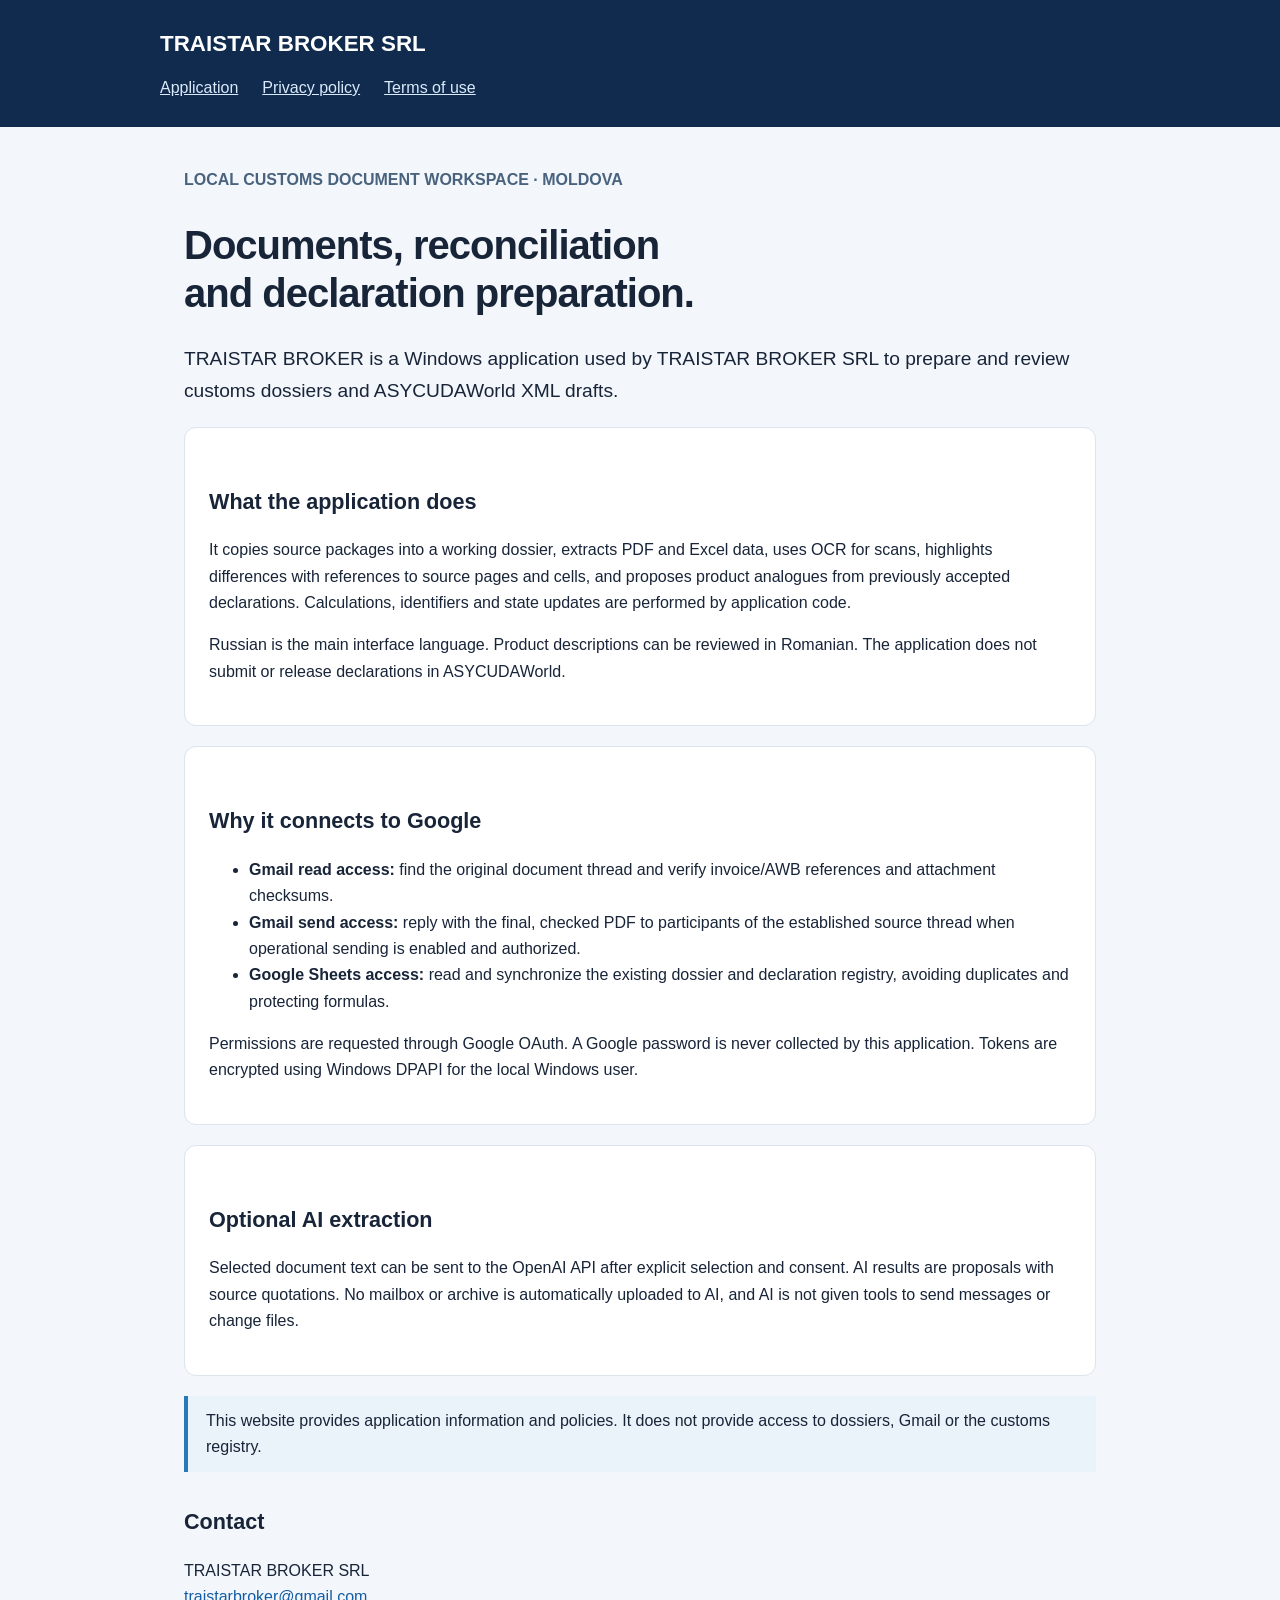
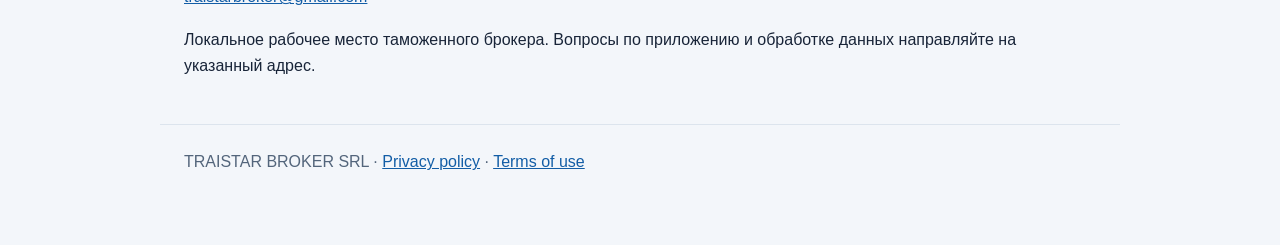
<file: index.html>
<!doctype html><html lang="en"><head><meta charset="utf-8"><meta name="viewport" content="width=device-width,initial-scale=1"><title>TRAISTAR BROKER SRL — Customs workspace</title><meta name="description" content="Information about the TRAISTAR BROKER SRL local customs document workspace and its Google integration."><link rel="stylesheet" href="style.css"></head><body><header><strong>TRAISTAR BROKER SRL</strong><nav aria-label="Main navigation"><a href="index.html" aria-current="page">Application</a><a href="privacy.html">Privacy policy</a><a href="terms.html">Terms of use</a></nav></header><main><p class="eyebrow">LOCAL CUSTOMS DOCUMENT WORKSPACE · MOLDOVA</p><h1>Documents, reconciliation<br>and declaration preparation.</h1><p class="lead">TRAISTAR BROKER is a Windows application used by TRAISTAR BROKER SRL to prepare and review customs dossiers and ASYCUDAWorld XML drafts.</p><section><h2>What the application does</h2><p>It copies source packages into a working dossier, extracts PDF and Excel data, uses OCR for scans, highlights differences with references to source pages and cells, and proposes product analogues from previously accepted declarations. Calculations, identifiers and state updates are performed by application code.</p><p>Russian is the main interface language. Product descriptions can be reviewed in Romanian. The application does not submit or release declarations in ASYCUDAWorld.</p></section><section><h2>Why it connects to Google</h2><ul><li><strong>Gmail read access:</strong> find the original document thread and verify invoice/AWB references and attachment checksums.</li><li><strong>Gmail send access:</strong> reply with the final, checked PDF to participants of the established source thread when operational sending is enabled and authorized.</li><li><strong>Google Sheets access:</strong> read and synchronize the existing dossier and declaration registry, avoiding duplicates and protecting formulas.</li></ul><p>Permissions are requested through Google OAuth. A Google password is never collected by this application. Tokens are encrypted using Windows DPAPI for the local Windows user.</p></section><section><h2>Optional AI extraction</h2><p>Selected document text can be sent to the OpenAI API after explicit selection and consent. AI results are proposals with source quotations. No mailbox or archive is automatically uploaded to AI, and AI is not given tools to send messages or change files.</p></section><p class="note">This website provides application information and policies. It does not provide access to dossiers, Gmail or the customs registry.</p><h2>Contact</h2><p>TRAISTAR BROKER SRL<br><a href="mailto:traistarbroker@gmail.com">traistarbroker@gmail.com</a></p><p lang="ru">Локальное рабочее место таможенного брокера. Вопросы по приложению и обработке данных направляйте на указанный адрес.</p></main><footer>TRAISTAR BROKER SRL · <a href="privacy.html">Privacy policy</a> · <a href="terms.html">Terms of use</a></footer></body></html>
</file>
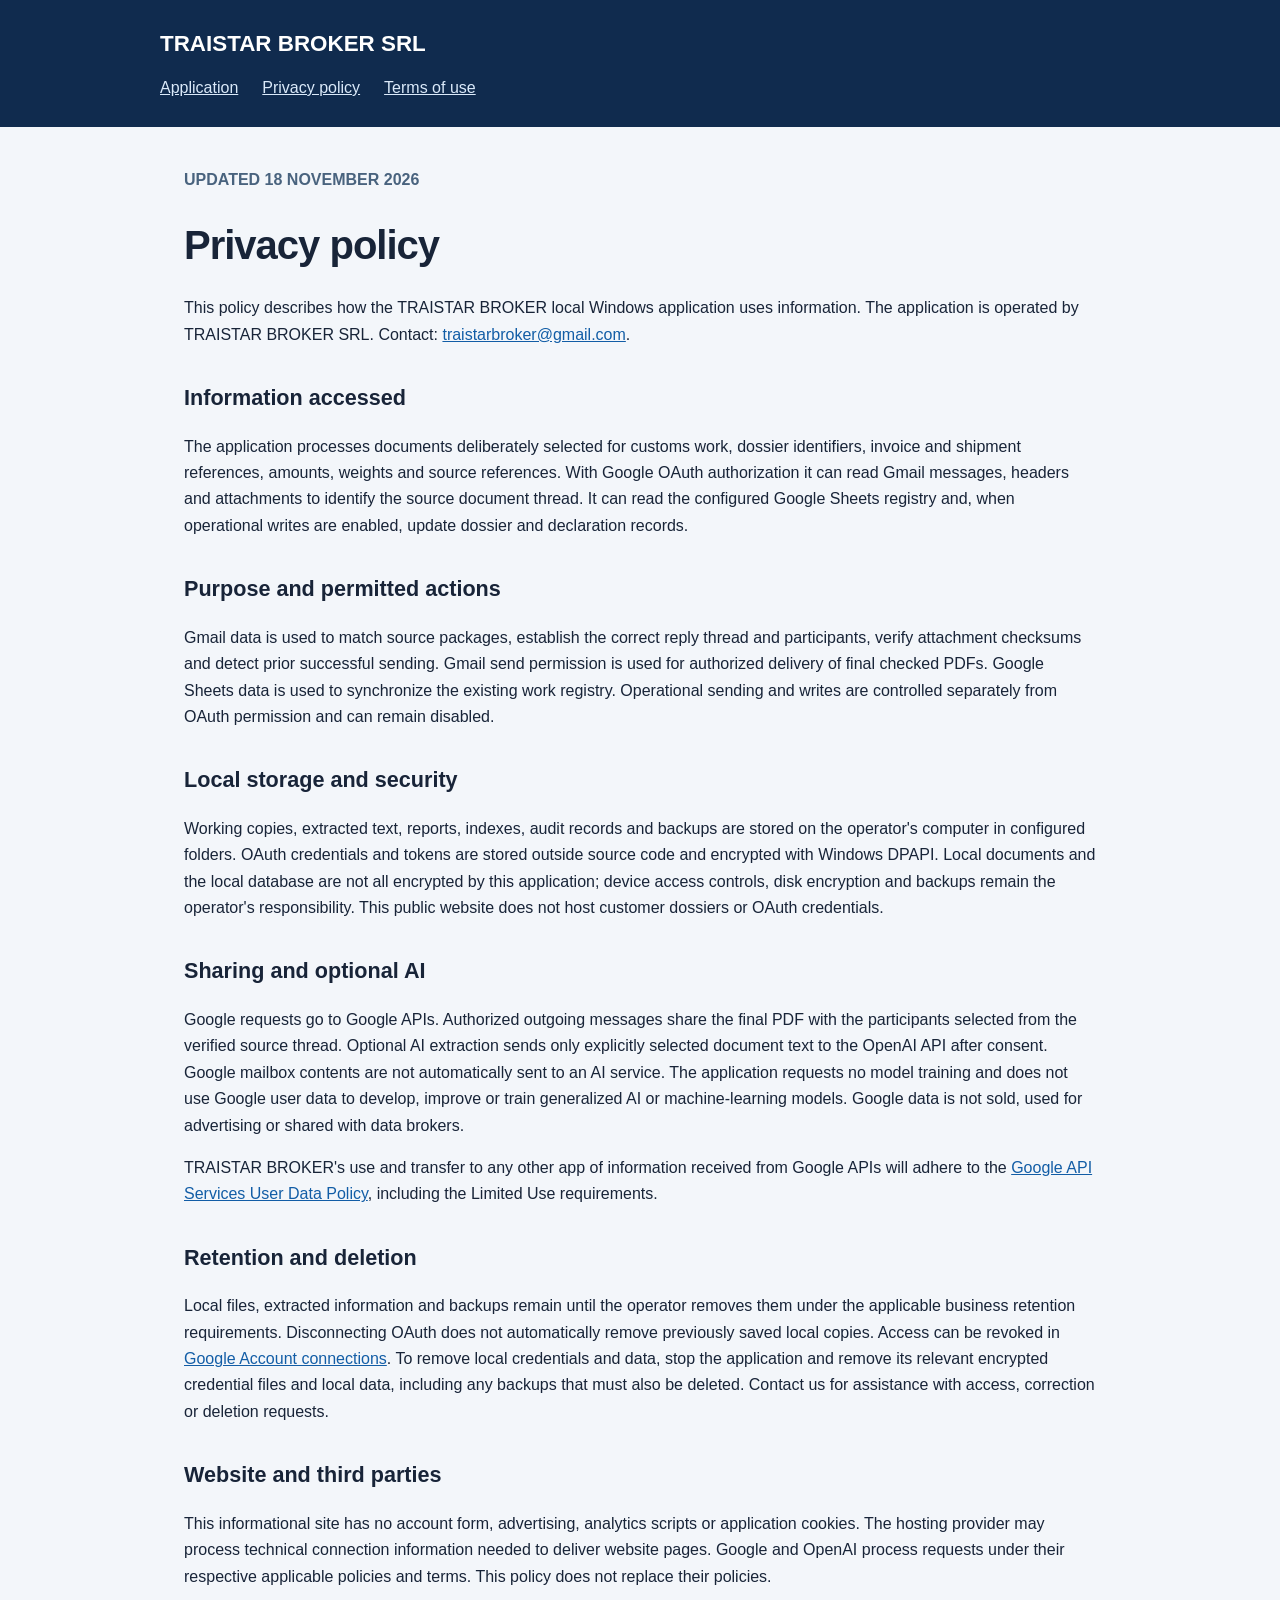
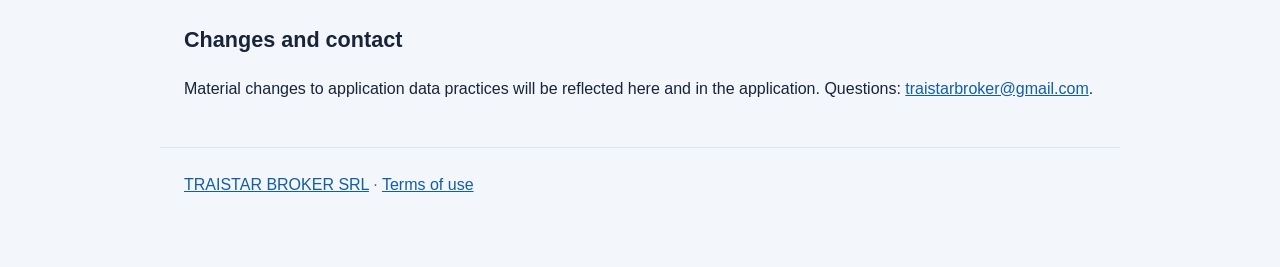
<file: privacy.html>
<!doctype html><html lang="en"><head><meta charset="utf-8"><meta name="viewport" content="width=device-width,initial-scale=1"><title>Privacy policy — TRAISTAR BROKER SRL</title><link rel="stylesheet" href="style.css"></head><body><header><strong>TRAISTAR BROKER SRL</strong><nav aria-label="Main navigation"><a href="index.html">Application</a><a href="privacy.html" aria-current="page">Privacy policy</a><a href="terms.html">Terms of use</a></nav></header><main><p class="eyebrow">UPDATED 18 NOVEMBER 2026</p><h1>Privacy policy</h1><p>This policy describes how the TRAISTAR BROKER local Windows application uses information. The application is operated by TRAISTAR BROKER SRL. Contact: <a href="mailto:traistarbroker@gmail.com">traistarbroker@gmail.com</a>.</p><h2>Information accessed</h2><p>The application processes documents deliberately selected for customs work, dossier identifiers, invoice and shipment references, amounts, weights and source references. With Google OAuth authorization it can read Gmail messages, headers and attachments to identify the source document thread. It can read the configured Google Sheets registry and, when operational writes are enabled, update dossier and declaration records.</p><h2>Purpose and permitted actions</h2><p>Gmail data is used to match source packages, establish the correct reply thread and participants, verify attachment checksums and detect prior successful sending. Gmail send permission is used for authorized delivery of final checked PDFs. Google Sheets data is used to synchronize the existing work registry. Operational sending and writes are controlled separately from OAuth permission and can remain disabled.</p><h2>Local storage and security</h2><p>Working copies, extracted text, reports, indexes, audit records and backups are stored on the operator's computer in configured folders. OAuth credentials and tokens are stored outside source code and encrypted with Windows DPAPI. Local documents and the local database are not all encrypted by this application; device access controls, disk encryption and backups remain the operator's responsibility. This public website does not host customer dossiers or OAuth credentials.</p><h2>Sharing and optional AI</h2><p>Google requests go to Google APIs. Authorized outgoing messages share the final PDF with the participants selected from the verified source thread. Optional AI extraction sends only explicitly selected document text to the OpenAI API after consent. Google mailbox contents are not automatically sent to an AI service. The application requests no model training and does not use Google user data to develop, improve or train generalized AI or machine-learning models. Google data is not sold, used for advertising or shared with data brokers.</p><p>TRAISTAR BROKER's use and transfer to any other app of information received from Google APIs will adhere to the <a href="https://developers.google.com/terms/api-services-user-data-policy">Google API Services User Data Policy</a>, including the Limited Use requirements.</p><h2>Retention and deletion</h2><p>Local files, extracted information and backups remain until the operator removes them under the applicable business retention requirements. Disconnecting OAuth does not automatically remove previously saved local copies. Access can be revoked in <a href="https://myaccount.google.com/connections">Google Account connections</a>. To remove local credentials and data, stop the application and remove its relevant encrypted credential files and local data, including any backups that must also be deleted. Contact us for assistance with access, correction or deletion requests.</p><h2>Website and third parties</h2><p>This informational site has no account form, advertising, analytics scripts or application cookies. The hosting provider may process technical connection information needed to deliver website pages. Google and OpenAI process requests under their respective applicable policies and terms. This policy does not replace their policies.</p><h2>Changes and contact</h2><p>Material changes to application data practices will be reflected here and in the application. Questions: <a href="mailto:traistarbroker@gmail.com">traistarbroker@gmail.com</a>.</p></main><footer><a href="index.html">TRAISTAR BROKER SRL</a> · <a href="terms.html">Terms of use</a></footer></body></html>
</file>
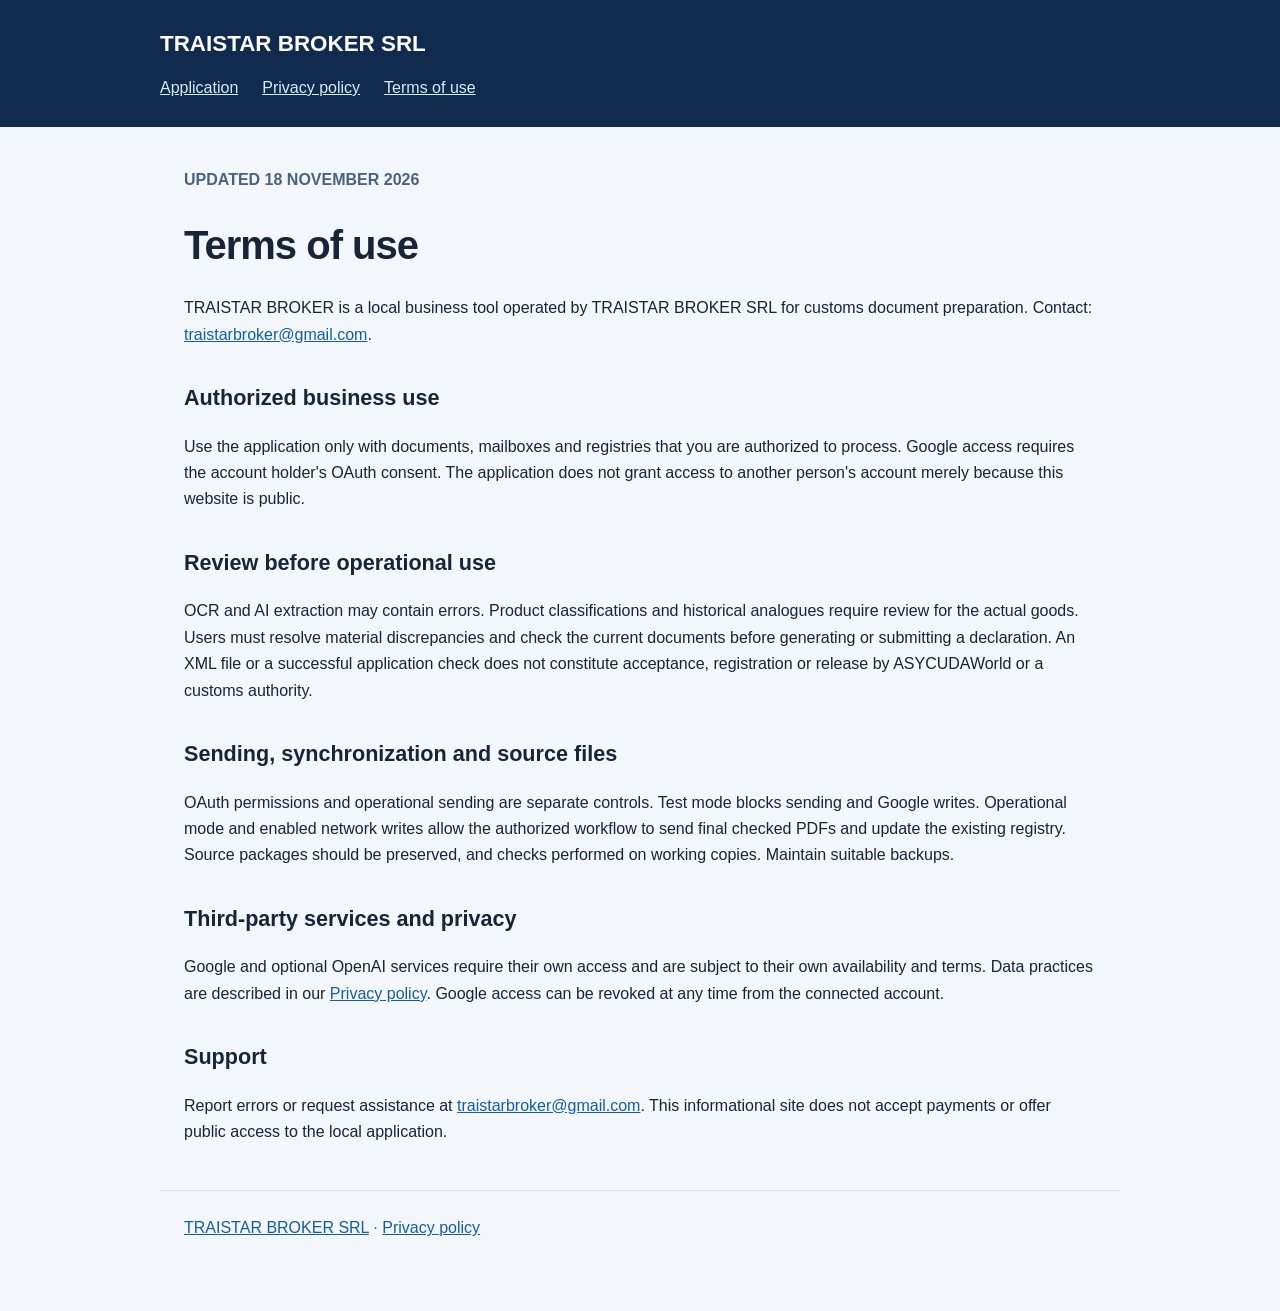
<file: terms.html>
<!doctype html><html lang="en"><head><meta charset="utf-8"><meta name="viewport" content="width=device-width,initial-scale=1"><title>Terms of use — TRAISTAR BROKER SRL</title><link rel="stylesheet" href="style.css"></head><body><header><strong>TRAISTAR BROKER SRL</strong><nav aria-label="Main navigation"><a href="index.html">Application</a><a href="privacy.html">Privacy policy</a><a href="terms.html" aria-current="page">Terms of use</a></nav></header><main><p class="eyebrow">UPDATED 18 NOVEMBER 2026</p><h1>Terms of use</h1><p>TRAISTAR BROKER is a local business tool operated by TRAISTAR BROKER SRL for customs document preparation. Contact: <a href="mailto:traistarbroker@gmail.com">traistarbroker@gmail.com</a>.</p><h2>Authorized business use</h2><p>Use the application only with documents, mailboxes and registries that you are authorized to process. Google access requires the account holder's OAuth consent. The application does not grant access to another person's account merely because this website is public.</p><h2>Review before operational use</h2><p>OCR and AI extraction may contain errors. Product classifications and historical analogues require review for the actual goods. Users must resolve material discrepancies and check the current documents before generating or submitting a declaration. An XML file or a successful application check does not constitute acceptance, registration or release by ASYCUDAWorld or a customs authority.</p><h2>Sending, synchronization and source files</h2><p>OAuth permissions and operational sending are separate controls. Test mode blocks sending and Google writes. Operational mode and enabled network writes allow the authorized workflow to send final checked PDFs and update the existing registry. Source packages should be preserved, and checks performed on working copies. Maintain suitable backups.</p><h2>Third-party services and privacy</h2><p>Google and optional OpenAI services require their own access and are subject to their own availability and terms. Data practices are described in our <a href="privacy.html">Privacy policy</a>. Google access can be revoked at any time from the connected account.</p><h2>Support</h2><p>Report errors or request assistance at <a href="mailto:traistarbroker@gmail.com">traistarbroker@gmail.com</a>. This informational site does not accept payments or offer public access to the local application.</p></main><footer><a href="index.html">TRAISTAR BROKER SRL</a> · <a href="privacy.html">Privacy policy</a></footer></body></html>
</file>
<file: style.css>
:root{font-family:Segoe UI,Arial,sans-serif;color:#182438;background:#f3f6fa;line-height:1.65}*{box-sizing:border-box}body{margin:0}header{background:#102b4e;color:white;padding:26px max(24px,calc((100vw - 960px)/2))}header strong{font-size:1.4rem}nav{display:flex;gap:24px;flex-wrap:wrap;margin-top:12px}a{color:#125da6}header a{color:#dbeafa}main{max-width:960px;margin:40px auto;padding:0 24px}h1{font-size:2.5rem;line-height:1.2;letter-spacing:-.025em}h2{margin-top:32px;font-size:1.35rem}p,li{font-size:1rem}section{background:white;border:1px solid #dce4ed;border-radius:12px;padding:24px;margin:20px 0}.eyebrow{font-weight:600;color:#49637e}.lead{font-size:1.2rem}.note{border-left:4px solid #2779b8;padding:12px 18px;background:#eaf2fa}footer{max-width:960px;margin:45px auto;padding:24px;color:#53657b;border-top:1px solid #dce4ed}@media(max-width:600px){h1{font-size:2rem}main{margin-top:26px}section{padding:18px}}
</file>
